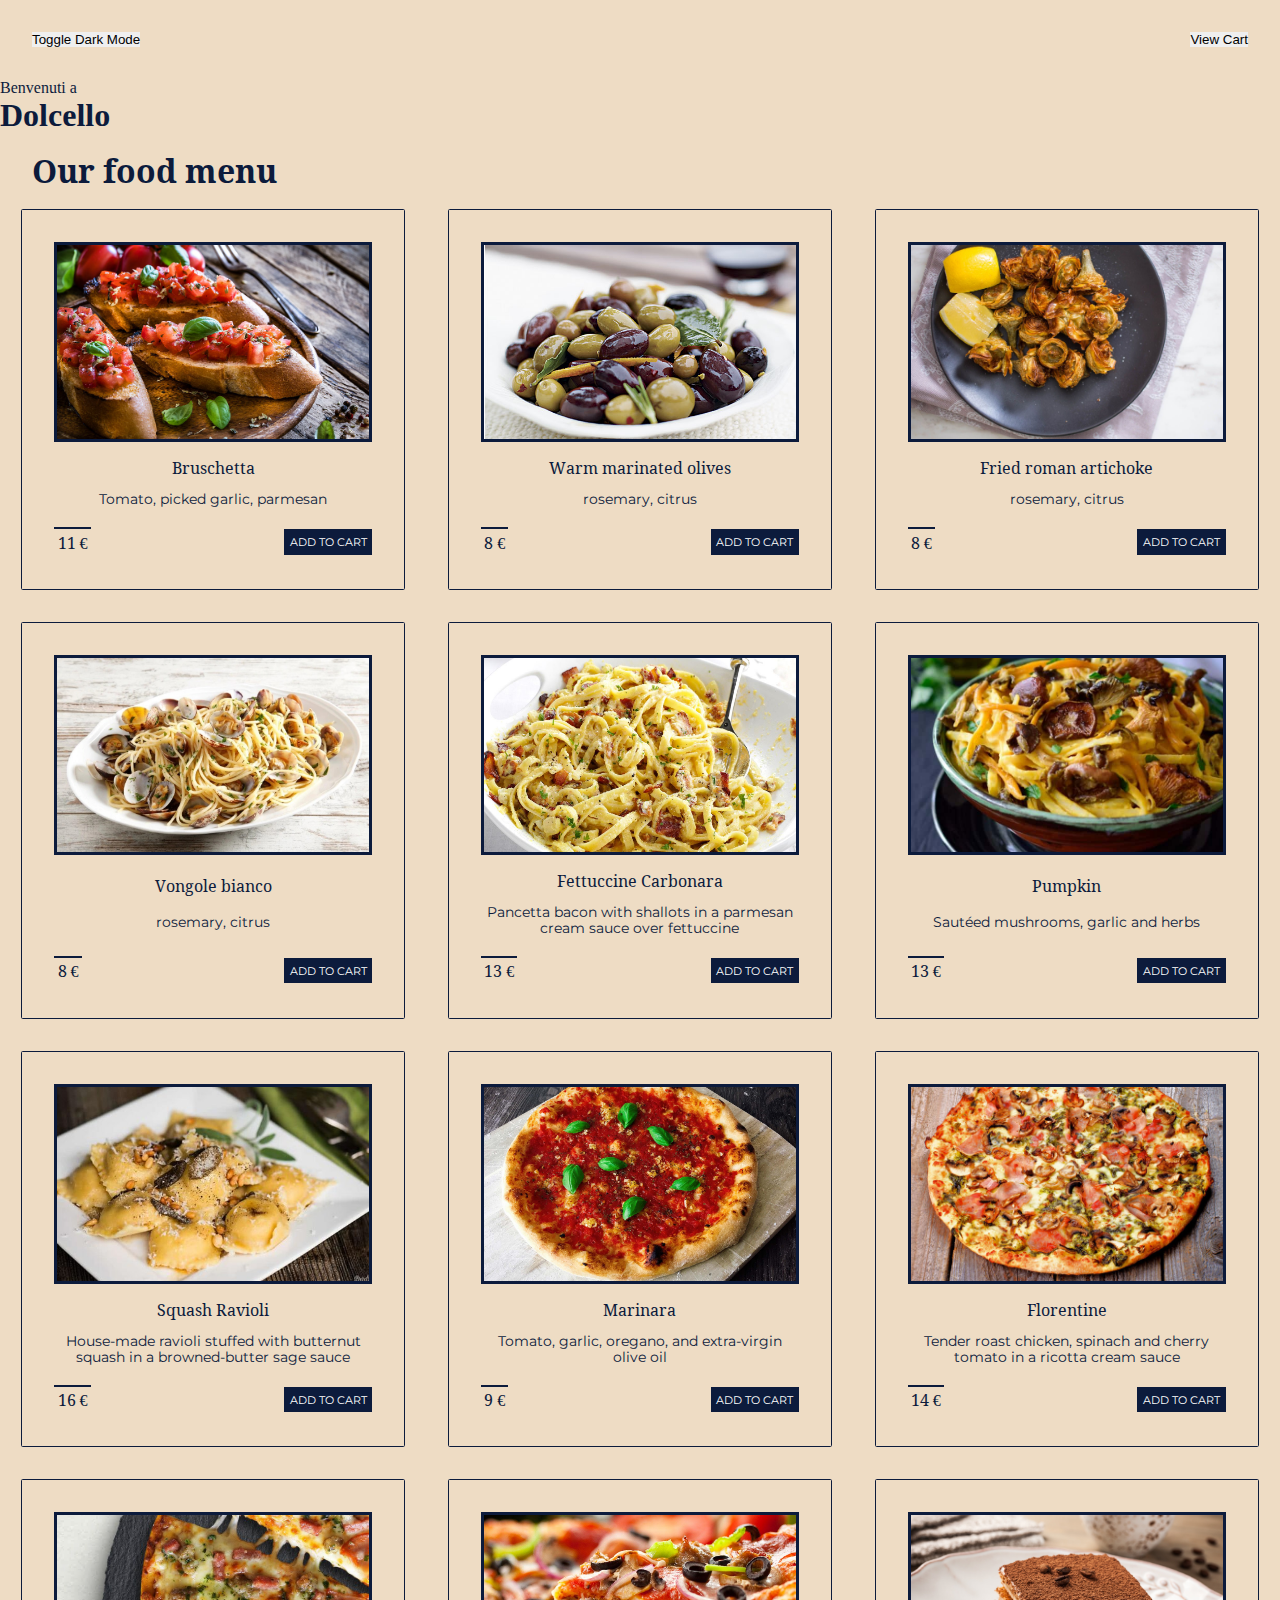
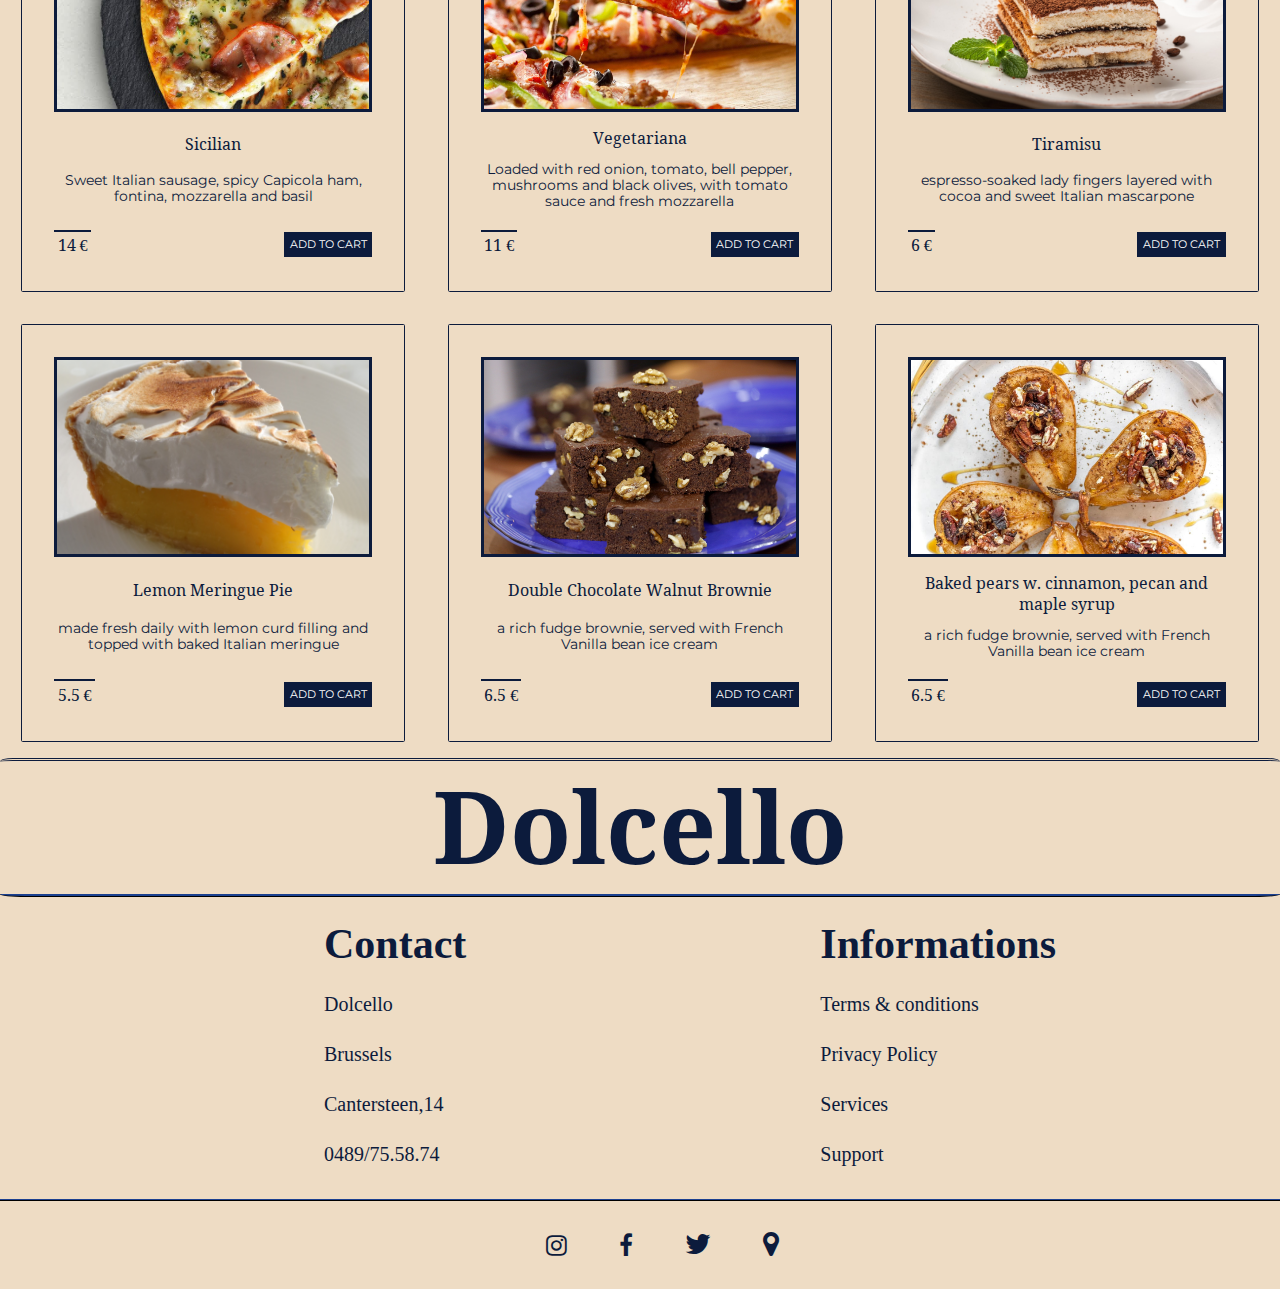
<file: index.html>
<!DOCTYPE html>
<html lang="en">

<head>
    <meta charset="UTF-8">
    <meta http-equiv="X-UA-Compatible" content="IE=edge">
    <meta name="viewport" content="width=device-width, initial-scale=1.0">
    <title>Dolcello</title>
    <link href="style.css" rel="stylesheet">
    <script src="https://ajax.googleapis.com/ajax/libs/jquery/3.5.1/jquery.min.js"></script>
    <link rel="stylesheet" href="https://cdnjs.cloudflare.com/ajax/libs/font-awesome/4.7.0/css/font-awesome.min.css">
    <link rel="preconnect" href="https://fonts.googleapis.com">
    <link rel="preconnect" href="https://fonts.gstatic.com" crossorigin>
    <link href="https://fonts.googleapis.com/css2?family=Koh+Santepheap&display=swap" rel="stylesheet">
    <link href="https://fonts.googleapis.com/css2?family=Montserrat&display=swap" rel="stylesheet">
</head>

<body>
    <header class="header">
        <!-- DARK MODE BUTTON -->
        <button class='dark-mode-btn'>Toggle Dark Mode</button>
        <button class="toggle-menu-btn">View Cart</button>
    </header>

    <!-- SIDE MENU SHOPPING CART -->
    <aside class="shopping-cart-menu">
        <div class="shopping-cart-header">
            <h2>Shopping Cart</h2>
            <button class="close-menu-btn">Close</button>
        </div>

        <div class="order"></div>
        <div class="total"></div>
    </aside>

    <main>
        <!--ADD VIDEO BACKGROUND ON SECTION-->
        <section class="hero">
            <p class="subtitle">Benvenuti a</p>
            <h1 class="title">Dolcello</h1>
        </section>

        <!-- DYNAMIC CONTENT : DISHES  -->
    </main>

    <footer class="footer">
        <h1 class="title">Dolcello</h1>

        <div class='grid'>
            <div class='grid-item'>
                <h2 class="subtitle">Contact</h2>
                <p>Dolcello</p>
                <p>Brussels</p>
                <p>Cantersteen,14</p>
                <p>0489/75.58.74</p>
            </div>

            <div class='grid-item'>
                <h2 class="subtitle">Informations</h2>
                <p>Terms & conditions</p>
                <p>Privacy Policy</p>
                <p>Services</p>
                <p>Support</p>
            </div>
        </div>

        <div class="icons">
            <i class="fa fa-instagram" style="font-size:24px"></i>
            <i class="fa fa-facebook-f" style="font-size:24px"></i>
            <i class="fa fa-twitter"></i>
            <i class="fa fa-map-marker"></i>
        </div>

    </footer>

    <!-- Script -->
    <script src="index.js"></script>
</body>
</html>
</file>
<file: style.css>
/* GLOBAL */

@import url(https://fonts.googleapis.com/css?family=Alegreya+Sans:100,300,400,500,700,800,900,500italic,400italic,100italic,900italic,300italic,700italic,800italic);
* {
    box-sizing: border-box;
    margin: 0;
    padding: 0;
    border: 0;
}

html,
body {}

body {
    position: relative;
    background: #eedcc4;
    color: #0c1b3c;
    transition: .3s;
}

body.dark {
    background-color: #463E3F;
    color: #FEFCFF;
}
/* END GLOBAL */


/* HEADER */

.header {
    display: flex;
    padding: 2em;
    justify-content: space-between;
}

header > button {
    cursor: pointer;
}
/* END HEADER */

/* MAIN */

.shopping-cart-menu {
    position: fixed;
    padding: 2em;
    z-index: 999;
    right: 0;
    top: 0;
    transform: translatex(500px);
    width: 20vw;
    height: 100vh;
    background-color: #FEFCFF;
    transition: .3s;
}

.toggle-menu {
    transform: translateX(0);
}

.shopping-cart-menu .close-menu-btn {
    cursor: pointer;
    background-color: crimson;
    color: #FEFCFF;
}

.total {
    display: flex;
    justify-content: space-between;
}

.food-section {
    margin-top: 1em;
}

.dishes {
    display: flex;
    flex-wrap: wrap;
    flex-direction: column;
    justify-content: space-around;
    width: 100%;
    text-align: center;
}

.dishes-title {
    padding-left: 1em;
    font-family: 'Koh Santepheap', cursive;
    font-size: 2em;
}

.dish {
    display: flex;
    flex-direction: column;
    justify-content: space-between;
    margin: 1em;
    padding: 2em;
    border: 1px solid #0c1b3c;
    border-radius: 0.1em;
}

.dish .picture {
    object-fit: cover;
    height: 200px;
    width: 100%;
    margin-bottom: 1em;
    border: 3px solid #0c1b3c;
}

.dish .name,
.dish .price {
    font-family: 'Koh Santepheap', cursive;
}

.dish .name {
    margin-bottom: 0.75em;
}

.dish .description {
    font-family: 'Montserrat', sans-serif;
    font-size: 0.85em;
    margin-bottom: 1.5em;
}

.dish-footer {
    display: flex;
    flex-wrap: nowrap;
    justify-content: space-between;
    align-items: center;
}

.dish .price {
    align-self: flex-start;
    padding: 0.2em;
    border-top: 2px solid #0c1b3c;
}

.dish .add-to-cart {
    background-color: #0c1b3c;
    padding: 0.5em;
    font-family: 'Montserrat', sans-serif;
    font-size: 0.7em;
    text-transform: uppercase;
    color: #fff;
}

.dish .basket-icon {
    width: 30px;
    height: 100%;
}

.order {
    display: flex;
    justify-content: space-between;
}

.shopping-cart-header {
    display: flex;
    justify-content: space-between;
    align-items: flex-start;
    margin-bottom: 20px;
}

@media screen and (min-width: 600px) {
    .dish .add-to-cart {
        cursor: pointer;
    }
}

@media screen and (min-width: 600px) {
    .dishes {
        flex-direction: row;
    }
    .dish {
        width: 50%;
    }
}

@media screen and (min-width: 900px) {
    .dishes {
        flex-direction: row;
    }
    .dish {
        width: 30%;
    }
}
/* END MAIN */


/* FOOTER */
.footer {
    position: sticky;
    background-repeat: no-repeat;
    background-size: cover;
    width: 100%;
    height: 380px;
    font-size: 28px;
    border-top: 3px ridge #0c1b3c;
    border-radius: 1%;
    border-top: double;
}

.footer .title {
    font-family: 'Koh Santepheap', cursive;
    text-align: center;
    border-bottom: 3px ridge #0c1b3c;
    border-radius: 2%;
    font-size: 100px;
}

.footer .subtitle {
    font-family: 'Vollkorn SC', serif;
    margin-bottom: 10px;
}

.footer .grid {
    display: grid;
    justify-content: space-evenly;
    grid-template-columns: auto auto;
    margin-top: 2px;
    background-size: cover;
    border-bottom: 2px ridge #0c1b3c;
    border-bottom-width: 100%;
}

.footer .grid-item {
    margin-left: 100px;
    margin-top: 20px;
    line-height: 50px;
    margin-bottom: 20px;
}

.footer .icons {
    padding: 1em;
    text-align: center;
}

.footer i {
    text-indent: 30px;
    z-index: 102;
    margin-left: 100px;
}

.footer i:hover {
    cursor: pointer;
}

@media screen and (max-width: 650px) {
    .footer .subtitle {
        font-size: 20px;
    }
    .footer .grid-item {
        margin-left: 10px;
    }
}

@media screen and (min-width: 650px) {
    .footer .grid {
        column-gap: 30px;
    }
    .footer p {
        font-size: 20px;
    }
    .footer i {
        text-indent: 5px;
        z-index: 102;
        margin-left: 40px;
    }
}

/* END FOOTER */
</file>
